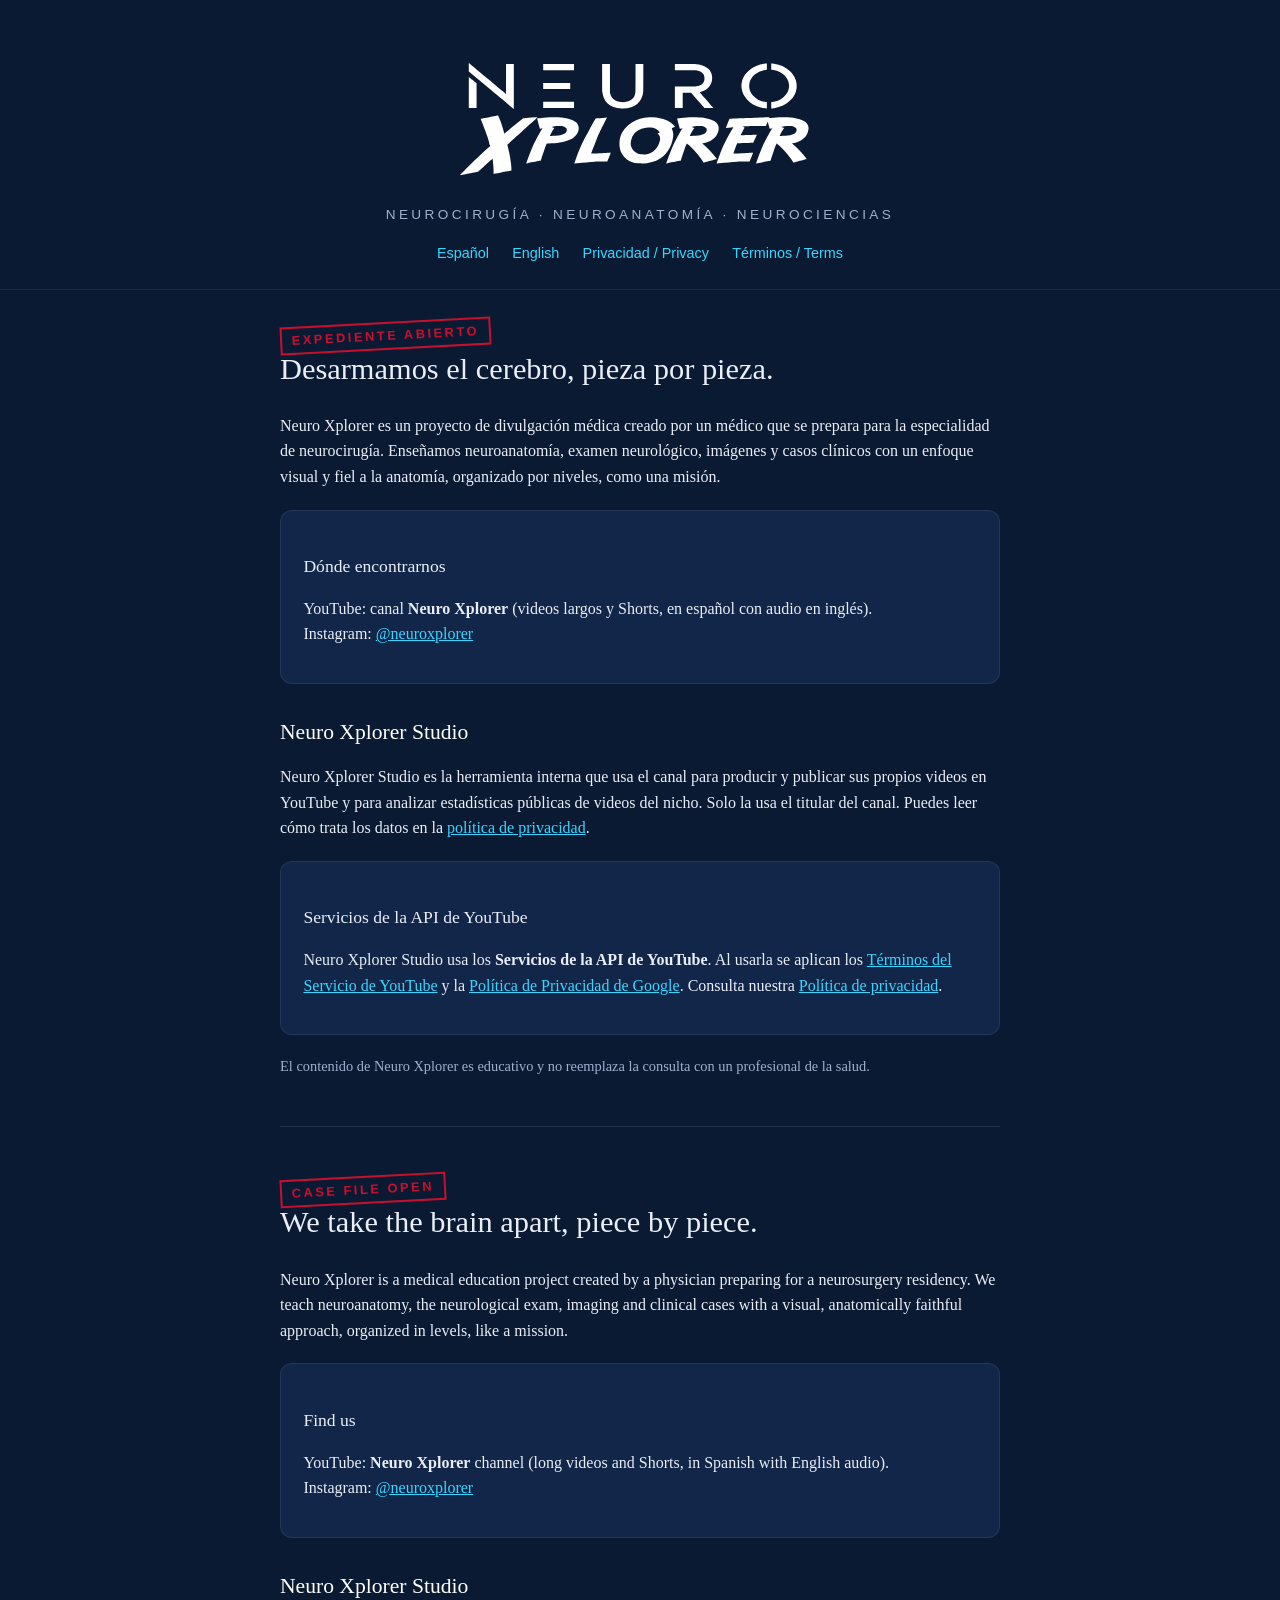
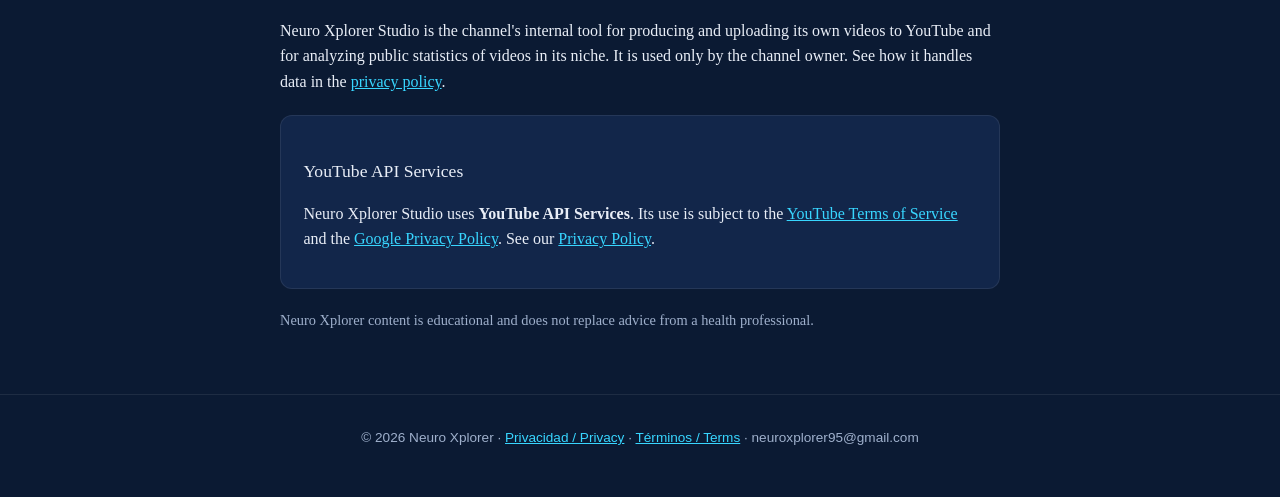
<file: index.html>
<!DOCTYPE html>
<html lang="es">
<head>
  <meta charset="utf-8">
  <meta name="viewport" content="width=device-width, initial-scale=1">
  <title>Neuro Xplorer · Neurocirugía y neurociencias</title>
  <meta name="description" content="Neuro Xplorer: canal de divulgación de neuroanatomía, neurocirugía y neurociencias, en español e inglés.">
  <link rel="stylesheet" href="assets/style.css">
</head>
<body>
  <header>
    <img src="assets/logo-neuro-xplorer-blanco.svg" alt="Neuro Xplorer">
    <div class="tagline">Neurocirugía · Neuroanatomía · Neurociencias</div>
    <nav>
      <a href="#es">Español</a>
      <a href="#en">English</a>
      <a href="privacy.html">Privacidad / Privacy</a>
      <a href="terms.html">Términos / Terms</a>
    </nav>
  </header>

  <main>
    <section id="es">
      <span class="stamp">EXPEDIENTE ABIERTO</span>
      <h1>Desarmamos el cerebro, pieza por pieza.</h1>
      <p>Neuro Xplorer es un proyecto de divulgación médica creado por un médico que se prepara para la especialidad de neurocirugía. Enseñamos neuroanatomía, examen neurológico, imágenes y casos clínicos con un enfoque visual y fiel a la anatomía, organizado por niveles, como una misión.</p>
      <div class="card">
        <h3>Dónde encontrarnos</h3>
        <p>YouTube: canal <strong>Neuro Xplorer</strong> (videos largos y Shorts, en español con audio en inglés).<br>
        Instagram: <a href="https://www.instagram.com/neuroxplorer/">@neuroxplorer</a></p>
      </div>
      <h2>Neuro Xplorer Studio</h2>
      <p>Neuro Xplorer Studio es la herramienta interna que usa el canal para producir y publicar sus propios videos en YouTube y para analizar estadísticas públicas de videos del nicho. Solo la usa el titular del canal. Puedes leer cómo trata los datos en la <a href="privacy.html">política de privacidad</a>.</p>
      <div class="card">
        <h3>Servicios de la API de YouTube</h3>
        <p>Neuro Xplorer Studio usa los <strong>Servicios de la API de YouTube</strong>. Al usarla se aplican los <a href="https://www.youtube.com/t/terms">Términos del Servicio de YouTube</a> y la <a href="https://policies.google.com/privacy">Política de Privacidad de Google</a>. Consulta nuestra <a href="privacy.html">Política de privacidad</a>.</p>
      </div>
      <p class="updated">El contenido de Neuro Xplorer es educativo y no reemplaza la consulta con un profesional de la salud.</p>
    </section>

    <hr>

    <section id="en" lang="en">
      <span class="stamp">CASE FILE OPEN</span>
      <h1>We take the brain apart, piece by piece.</h1>
      <p>Neuro Xplorer is a medical education project created by a physician preparing for a neurosurgery residency. We teach neuroanatomy, the neurological exam, imaging and clinical cases with a visual, anatomically faithful approach, organized in levels, like a mission.</p>
      <div class="card">
        <h3>Find us</h3>
        <p>YouTube: <strong>Neuro Xplorer</strong> channel (long videos and Shorts, in Spanish with English audio).<br>
        Instagram: <a href="https://www.instagram.com/neuroxplorer/">@neuroxplorer</a></p>
      </div>
      <h2>Neuro Xplorer Studio</h2>
      <p>Neuro Xplorer Studio is the channel's internal tool for producing and uploading its own videos to YouTube and for analyzing public statistics of videos in its niche. It is used only by the channel owner. See how it handles data in the <a href="privacy.html#en">privacy policy</a>.</p>
      <div class="card">
        <h3>YouTube API Services</h3>
        <p>Neuro Xplorer Studio uses <strong>YouTube API Services</strong>. Its use is subject to the <a href="https://www.youtube.com/t/terms">YouTube Terms of Service</a> and the <a href="https://policies.google.com/privacy">Google Privacy Policy</a>. See our <a href="privacy.html#en">Privacy Policy</a>.</p>
      </div>
      <p class="updated">Neuro Xplorer content is educational and does not replace advice from a health professional.</p>
    </section>
  </main>

  <footer>
    © 2026 Neuro Xplorer · <a href="privacy.html">Privacidad / Privacy</a> · <a href="terms.html">Términos / Terms</a> · neuroxplorer95@gmail.com
  </footer>
</body>
</html>
</file>
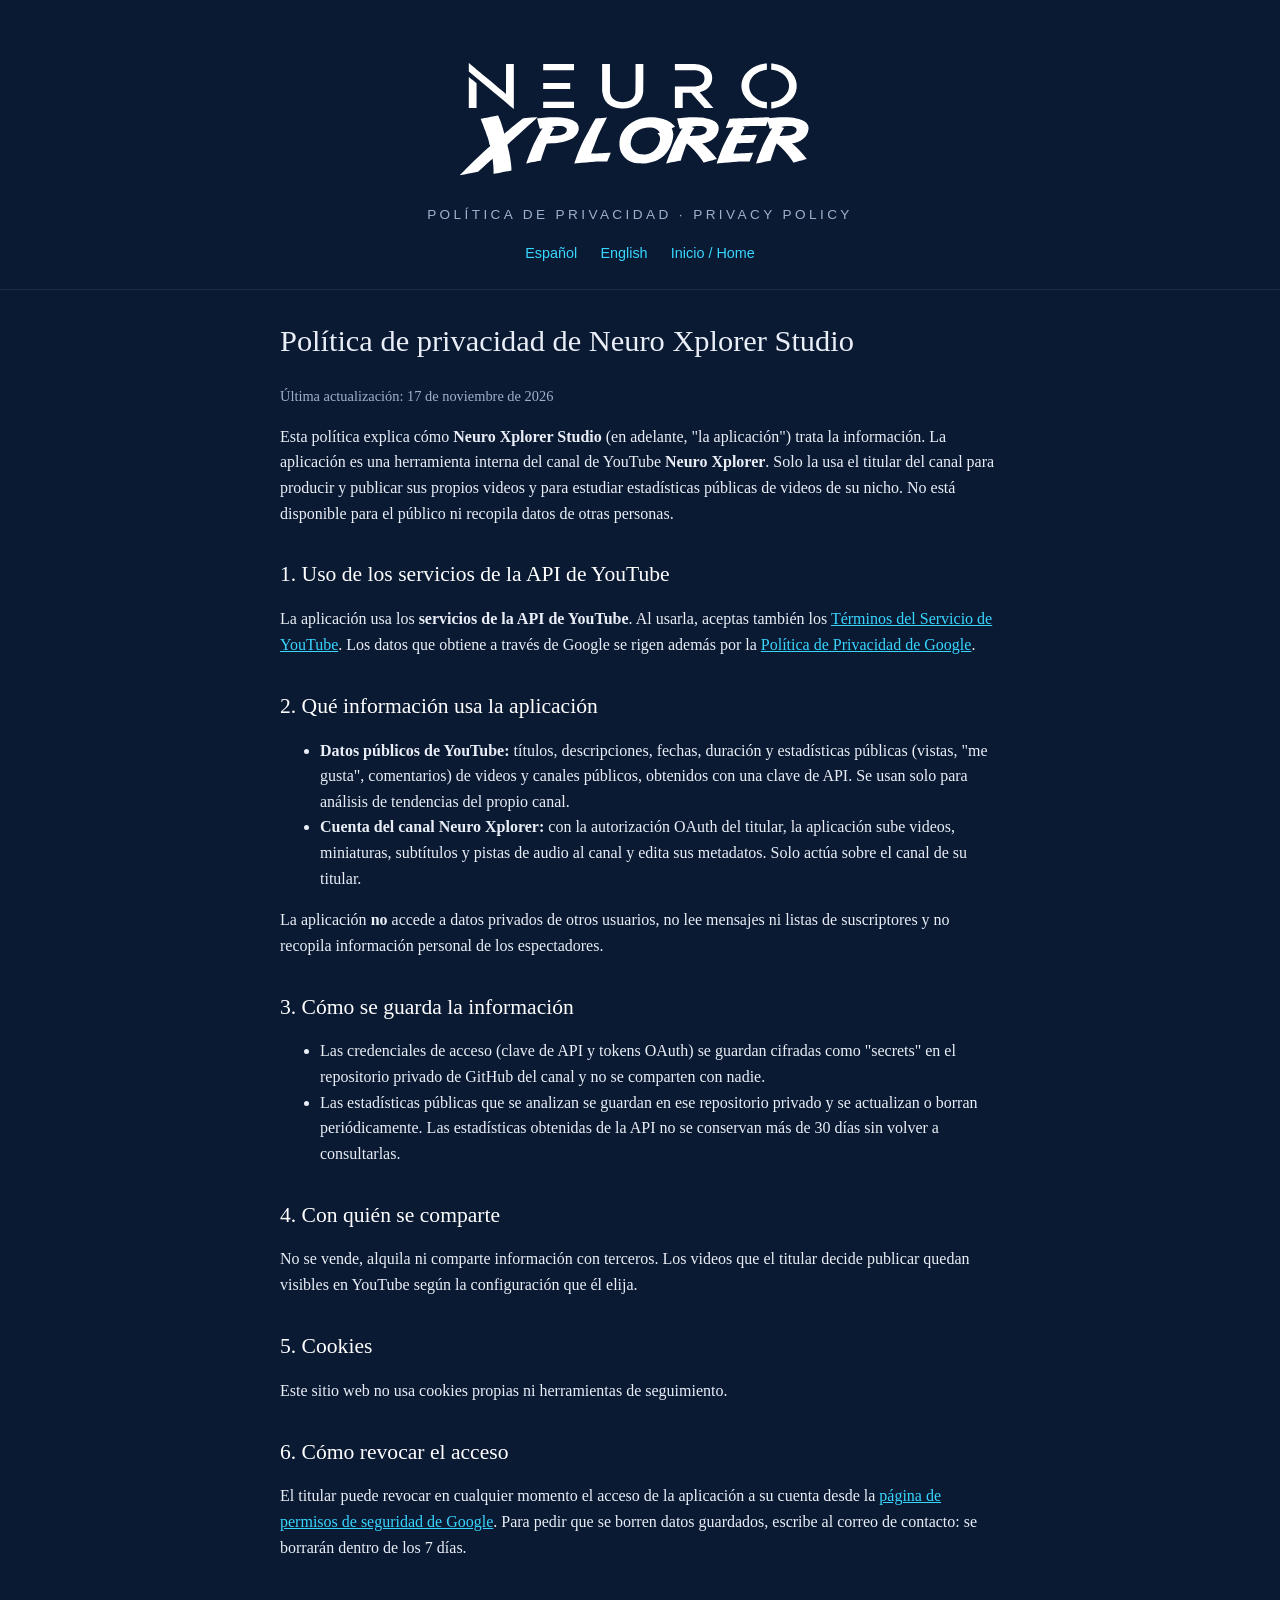
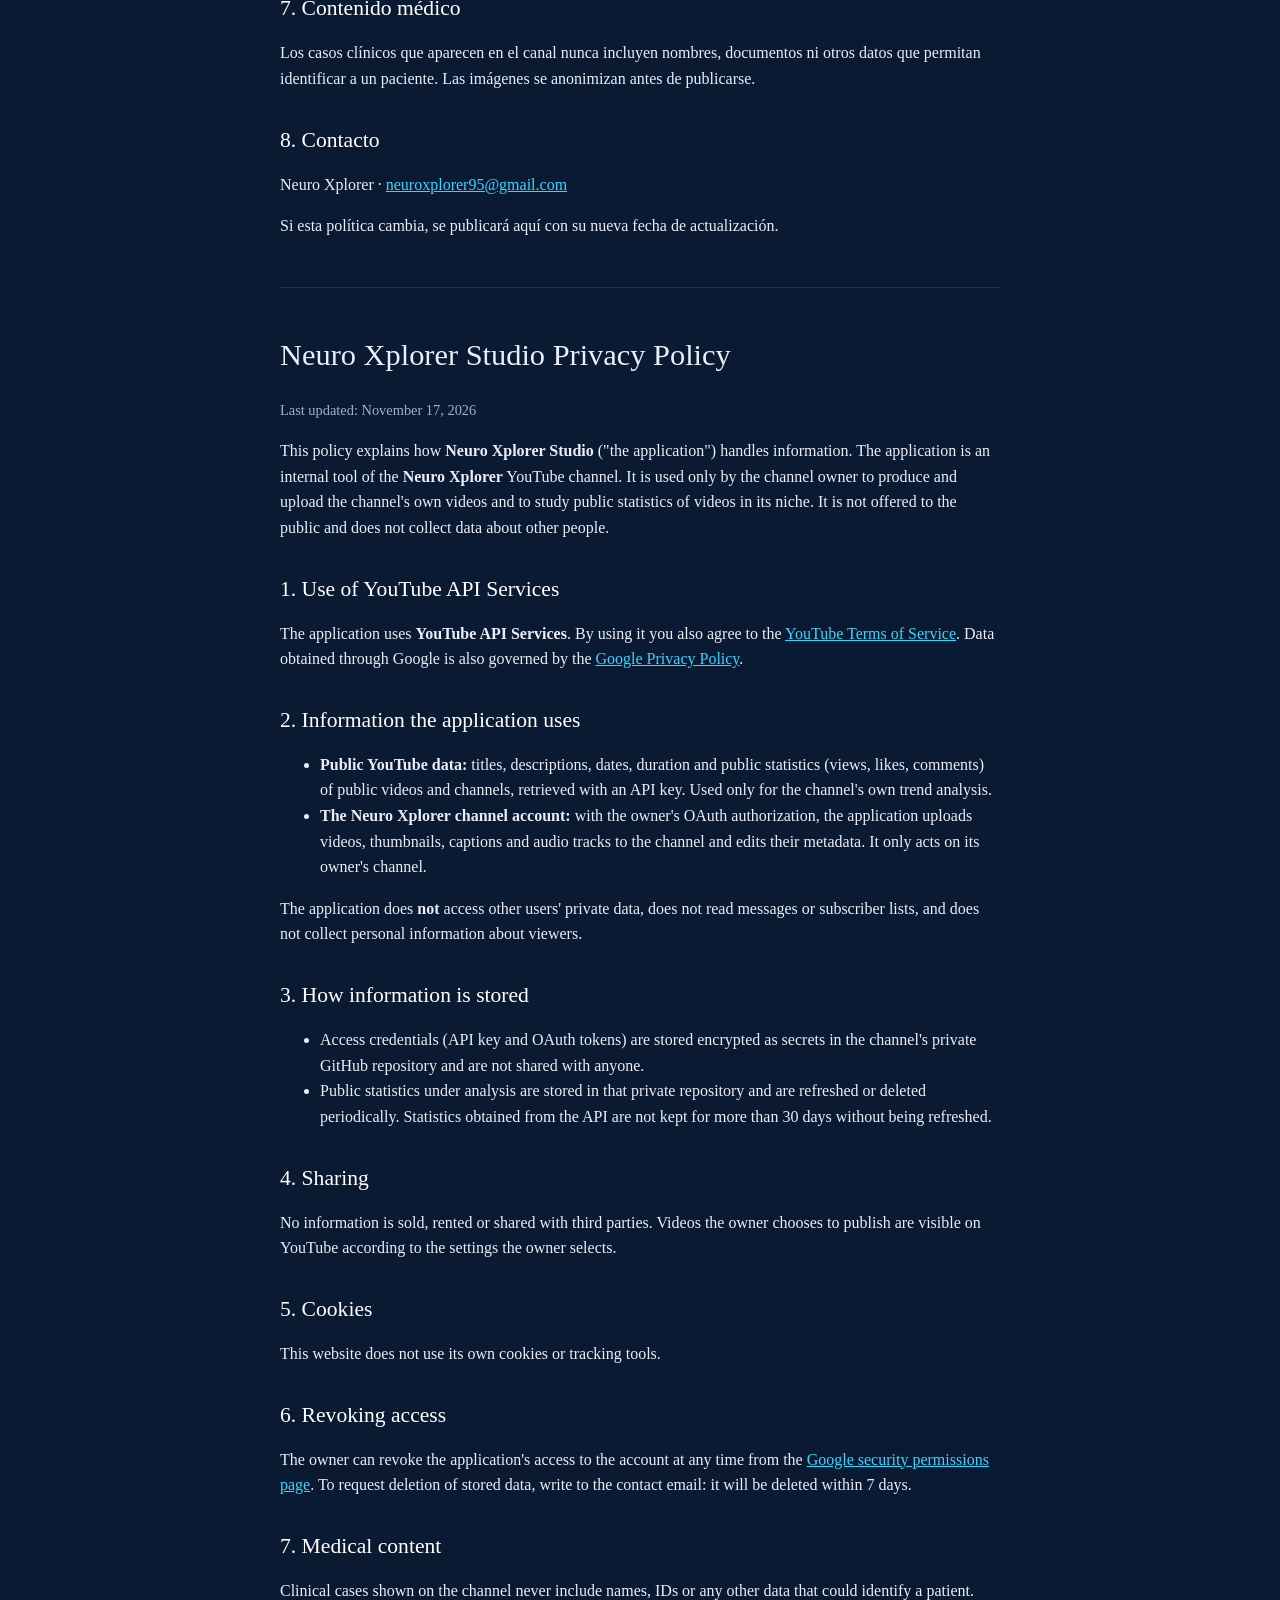
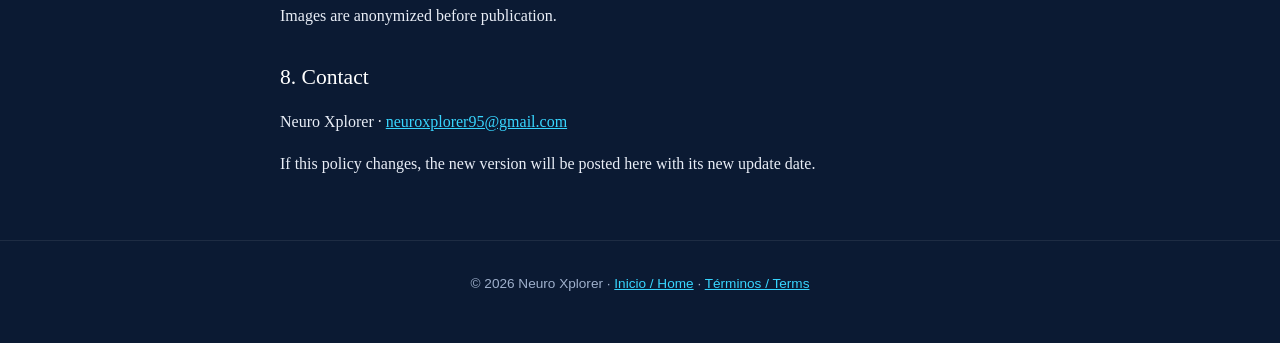
<file: privacy.html>
<!DOCTYPE html>
<html lang="es">
<head>
  <meta charset="utf-8">
  <meta name="viewport" content="width=device-width, initial-scale=1">
  <title>Política de privacidad · Privacy Policy · Neuro Xplorer</title>
  <link rel="stylesheet" href="assets/style.css">
</head>
<body>
  <header>
    <a href="index.html"><img src="assets/logo-neuro-xplorer-blanco.svg" alt="Neuro Xplorer"></a>
    <div class="tagline">Política de privacidad · Privacy Policy</div>
    <nav>
      <a href="#es">Español</a>
      <a href="#en">English</a>
      <a href="index.html">Inicio / Home</a>
    </nav>
  </header>

  <main>
    <section id="es">
      <h1>Política de privacidad de Neuro Xplorer Studio</h1>
      <p class="updated">Última actualización: 17 de noviembre de 2026</p>

      <p>Esta política explica cómo <strong>Neuro Xplorer Studio</strong> (en adelante, "la aplicación") trata la información. La aplicación es una herramienta interna del canal de YouTube <strong>Neuro Xplorer</strong>. Solo la usa el titular del canal para producir y publicar sus propios videos y para estudiar estadísticas públicas de videos de su nicho. No está disponible para el público ni recopila datos de otras personas.</p>

      <h2>1. Uso de los servicios de la API de YouTube</h2>
      <p>La aplicación usa los <strong>servicios de la API de YouTube</strong>. Al usarla, aceptas también los <a href="https://www.youtube.com/t/terms">Términos del Servicio de YouTube</a>. Los datos que obtiene a través de Google se rigen además por la <a href="https://policies.google.com/privacy">Política de Privacidad de Google</a>.</p>

      <h2>2. Qué información usa la aplicación</h2>
      <ul>
        <li><strong>Datos públicos de YouTube:</strong> títulos, descripciones, fechas, duración y estadísticas públicas (vistas, "me gusta", comentarios) de videos y canales públicos, obtenidos con una clave de API. Se usan solo para análisis de tendencias del propio canal.</li>
        <li><strong>Cuenta del canal Neuro Xplorer:</strong> con la autorización OAuth del titular, la aplicación sube videos, miniaturas, subtítulos y pistas de audio al canal y edita sus metadatos. Solo actúa sobre el canal de su titular.</li>
      </ul>
      <p>La aplicación <strong>no</strong> accede a datos privados de otros usuarios, no lee mensajes ni listas de suscriptores y no recopila información personal de los espectadores.</p>

      <h2>3. Cómo se guarda la información</h2>
      <ul>
        <li>Las credenciales de acceso (clave de API y tokens OAuth) se guardan cifradas como "secrets" en el repositorio privado de GitHub del canal y no se comparten con nadie.</li>
        <li>Las estadísticas públicas que se analizan se guardan en ese repositorio privado y se actualizan o borran periódicamente. Las estadísticas obtenidas de la API no se conservan más de 30 días sin volver a consultarlas.</li>
      </ul>

      <h2>4. Con quién se comparte</h2>
      <p>No se vende, alquila ni comparte información con terceros. Los videos que el titular decide publicar quedan visibles en YouTube según la configuración que él elija.</p>

      <h2>5. Cookies</h2>
      <p>Este sitio web no usa cookies propias ni herramientas de seguimiento.</p>

      <h2>6. Cómo revocar el acceso</h2>
      <p>El titular puede revocar en cualquier momento el acceso de la aplicación a su cuenta desde la <a href="https://security.google.com/settings/security/permissions">página de permisos de seguridad de Google</a>. Para pedir que se borren datos guardados, escribe al correo de contacto: se borrarán dentro de los 7 días.</p>

      <h2>7. Contenido médico</h2>
      <p>Los casos clínicos que aparecen en el canal nunca incluyen nombres, documentos ni otros datos que permitan identificar a un paciente. Las imágenes se anonimizan antes de publicarse.</p>

      <h2>8. Contacto</h2>
      <p>Neuro Xplorer · <a href="mailto:neuroxplorer95@gmail.com">neuroxplorer95@gmail.com</a></p>
      <p>Si esta política cambia, se publicará aquí con su nueva fecha de actualización.</p>
    </section>

    <hr>

    <section id="en" lang="en">
      <h1>Neuro Xplorer Studio Privacy Policy</h1>
      <p class="updated">Last updated: November 17, 2026</p>

      <p>This policy explains how <strong>Neuro Xplorer Studio</strong> ("the application") handles information. The application is an internal tool of the <strong>Neuro Xplorer</strong> YouTube channel. It is used only by the channel owner to produce and upload the channel's own videos and to study public statistics of videos in its niche. It is not offered to the public and does not collect data about other people.</p>

      <h2>1. Use of YouTube API Services</h2>
      <p>The application uses <strong>YouTube API Services</strong>. By using it you also agree to the <a href="https://www.youtube.com/t/terms">YouTube Terms of Service</a>. Data obtained through Google is also governed by the <a href="https://policies.google.com/privacy">Google Privacy Policy</a>.</p>

      <h2>2. Information the application uses</h2>
      <ul>
        <li><strong>Public YouTube data:</strong> titles, descriptions, dates, duration and public statistics (views, likes, comments) of public videos and channels, retrieved with an API key. Used only for the channel's own trend analysis.</li>
        <li><strong>The Neuro Xplorer channel account:</strong> with the owner's OAuth authorization, the application uploads videos, thumbnails, captions and audio tracks to the channel and edits their metadata. It only acts on its owner's channel.</li>
      </ul>
      <p>The application does <strong>not</strong> access other users' private data, does not read messages or subscriber lists, and does not collect personal information about viewers.</p>

      <h2>3. How information is stored</h2>
      <ul>
        <li>Access credentials (API key and OAuth tokens) are stored encrypted as secrets in the channel's private GitHub repository and are not shared with anyone.</li>
        <li>Public statistics under analysis are stored in that private repository and are refreshed or deleted periodically. Statistics obtained from the API are not kept for more than 30 days without being refreshed.</li>
      </ul>

      <h2>4. Sharing</h2>
      <p>No information is sold, rented or shared with third parties. Videos the owner chooses to publish are visible on YouTube according to the settings the owner selects.</p>

      <h2>5. Cookies</h2>
      <p>This website does not use its own cookies or tracking tools.</p>

      <h2>6. Revoking access</h2>
      <p>The owner can revoke the application's access to the account at any time from the <a href="https://security.google.com/settings/security/permissions">Google security permissions page</a>. To request deletion of stored data, write to the contact email: it will be deleted within 7 days.</p>

      <h2>7. Medical content</h2>
      <p>Clinical cases shown on the channel never include names, IDs or any other data that could identify a patient. Images are anonymized before publication.</p>

      <h2>8. Contact</h2>
      <p>Neuro Xplorer · <a href="mailto:neuroxplorer95@gmail.com">neuroxplorer95@gmail.com</a></p>
      <p>If this policy changes, the new version will be posted here with its new update date.</p>
    </section>
  </main>

  <footer>
    © 2026 Neuro Xplorer · <a href="index.html">Inicio / Home</a> · <a href="terms.html">Términos / Terms</a>
  </footer>
</body>
</html>
</file>
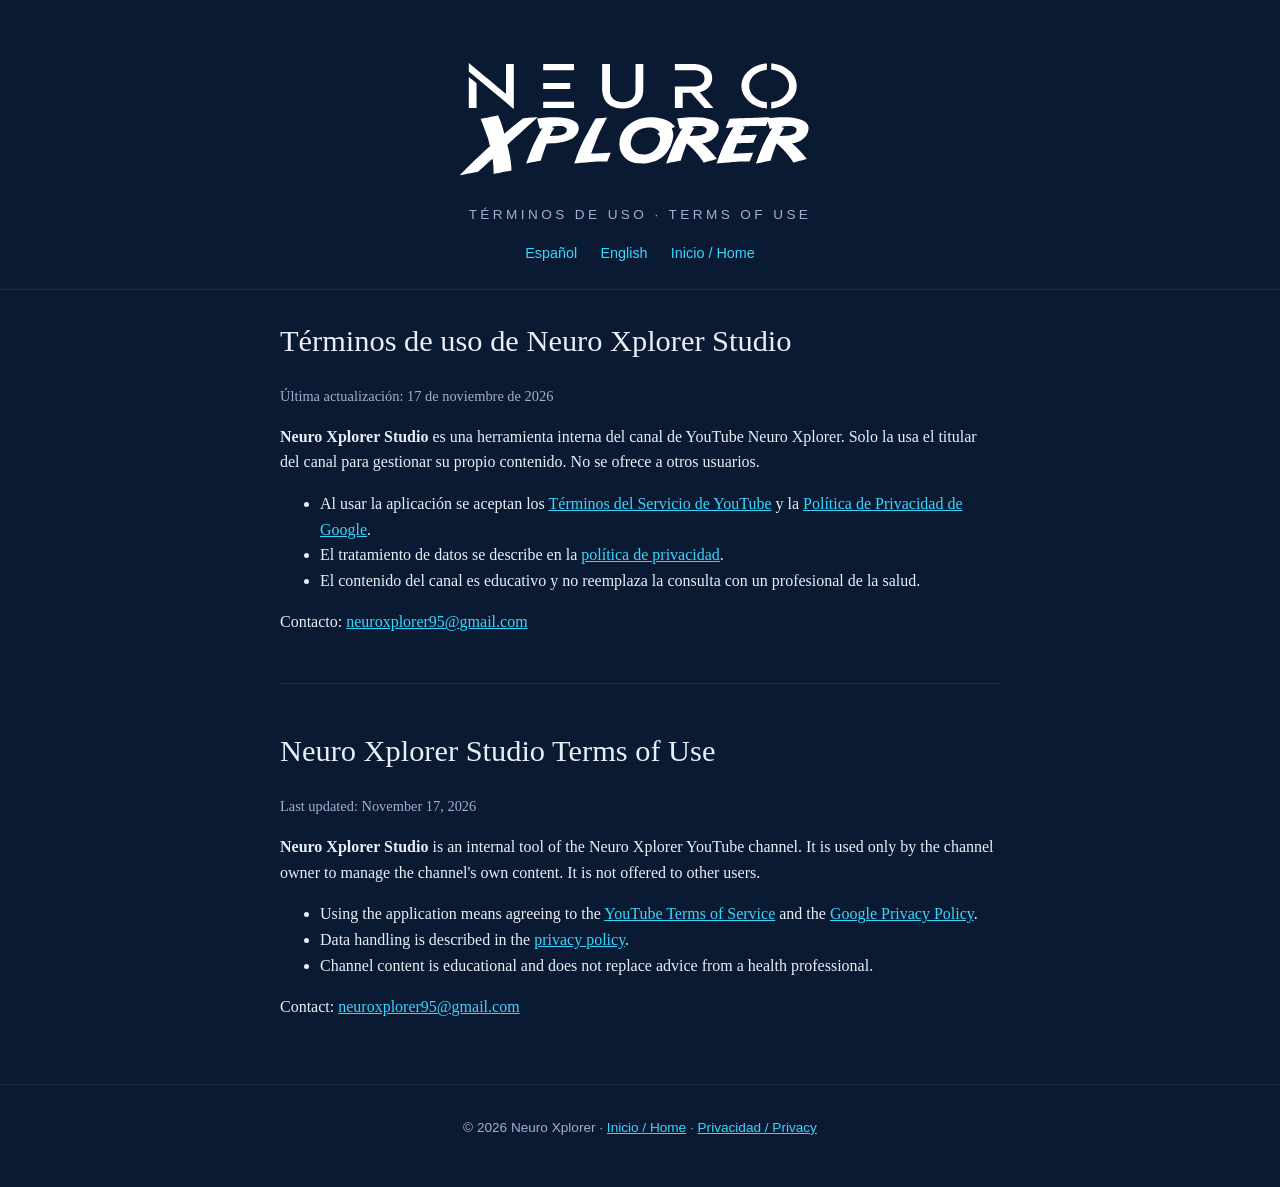
<file: terms.html>
<!DOCTYPE html>
<html lang="es">
<head>
  <meta charset="utf-8">
  <meta name="viewport" content="width=device-width, initial-scale=1">
  <title>Términos de uso · Terms of Use · Neuro Xplorer</title>
  <link rel="stylesheet" href="assets/style.css">
</head>
<body>
  <header>
    <a href="index.html"><img src="assets/logo-neuro-xplorer-blanco.svg" alt="Neuro Xplorer"></a>
    <div class="tagline">Términos de uso · Terms of Use</div>
    <nav>
      <a href="#es">Español</a>
      <a href="#en">English</a>
      <a href="index.html">Inicio / Home</a>
    </nav>
  </header>

  <main>
    <section id="es">
      <h1>Términos de uso de Neuro Xplorer Studio</h1>
      <p class="updated">Última actualización: 17 de noviembre de 2026</p>
      <p><strong>Neuro Xplorer Studio</strong> es una herramienta interna del canal de YouTube Neuro Xplorer. Solo la usa el titular del canal para gestionar su propio contenido. No se ofrece a otros usuarios.</p>
      <ul>
        <li>Al usar la aplicación se aceptan los <a href="https://www.youtube.com/t/terms">Términos del Servicio de YouTube</a> y la <a href="https://policies.google.com/privacy">Política de Privacidad de Google</a>.</li>
        <li>El tratamiento de datos se describe en la <a href="privacy.html">política de privacidad</a>.</li>
        <li>El contenido del canal es educativo y no reemplaza la consulta con un profesional de la salud.</li>
      </ul>
      <p>Contacto: <a href="mailto:neuroxplorer95@gmail.com">neuroxplorer95@gmail.com</a></p>
    </section>

    <hr>

    <section id="en" lang="en">
      <h1>Neuro Xplorer Studio Terms of Use</h1>
      <p class="updated">Last updated: November 17, 2026</p>
      <p><strong>Neuro Xplorer Studio</strong> is an internal tool of the Neuro Xplorer YouTube channel. It is used only by the channel owner to manage the channel's own content. It is not offered to other users.</p>
      <ul>
        <li>Using the application means agreeing to the <a href="https://www.youtube.com/t/terms">YouTube Terms of Service</a> and the <a href="https://policies.google.com/privacy">Google Privacy Policy</a>.</li>
        <li>Data handling is described in the <a href="privacy.html#en">privacy policy</a>.</li>
        <li>Channel content is educational and does not replace advice from a health professional.</li>
      </ul>
      <p>Contact: <a href="mailto:neuroxplorer95@gmail.com">neuroxplorer95@gmail.com</a></p>
    </section>
  </main>

  <footer>
    © 2026 Neuro Xplorer · <a href="index.html">Inicio / Home</a> · <a href="privacy.html">Privacidad / Privacy</a>
  </footer>
</body>
</html>
</file>
<file: assets/style.css>
:root {
  --navy: #0b1a33;
  --navy-2: #12264a;
  --ink: #e9eef7;
  --muted: #9fb0cc;
  --accent: #38d6ff;
  --red: #c8102e;
}
* { box-sizing: border-box; }
html, body { margin: 0; }
body {
  background: var(--navy);
  color: var(--ink);
  font-family: "Century Schoolbook", "Century Schoolbook L", Georgia, "Times New Roman", serif;
  line-height: 1.6;
}
a { color: var(--accent); }
header {
  padding: 2.5rem 1.25rem 1.5rem;
  text-align: center;
  border-bottom: 1px solid rgba(255,255,255,.08);
}
header img { width: min(360px, 80vw); height: auto; }
.tagline {
  font-family: Bahnschrift, "Segoe UI", "DIN Alternate", Arial, sans-serif;
  font-weight: 300;
  letter-spacing: .25em;
  text-transform: uppercase;
  color: var(--muted);
  font-size: .85rem;
  margin-top: .75rem;
}
nav { margin-top: 1rem; font-family: Bahnschrift, "Segoe UI", Arial, sans-serif; font-size: .9rem; }
nav a { margin: 0 .6rem; text-decoration: none; }
main { max-width: 760px; margin: 0 auto; padding: 2rem 1.25rem 3rem; }
h1, h2, h3 { font-weight: normal; line-height: 1.25; }
h1 { font-size: 1.9rem; margin-top: 0; }
h2 { font-size: 1.35rem; margin-top: 2.2rem; color: #fff; }
h3 { font-size: 1.1rem; margin-top: 1.6rem; }
.lang-switch {
  display: inline-block;
  font-family: Bahnschrift, "Segoe UI", Arial, sans-serif;
  font-size: .8rem;
  letter-spacing: .1em;
  border: 1px solid var(--accent);
  border-radius: 999px;
  padding: .2rem .8rem;
  text-decoration: none;
}
.stamp {
  display: inline-block;
  color: var(--red);
  border: 2px solid var(--red);
  padding: .1rem .6rem;
  transform: rotate(-3deg);
  font-family: Bahnschrift, "Segoe UI", Arial, sans-serif;
  font-weight: 700;
  letter-spacing: .2em;
  font-size: .8rem;
}
.card {
  background: var(--navy-2);
  border: 1px solid rgba(255,255,255,.08);
  border-radius: 12px;
  padding: 1.25rem 1.4rem;
  margin: 1.25rem 0;
}
.updated { color: var(--muted); font-size: .9rem; }
hr { border: 0; border-top: 1px solid rgba(255,255,255,.1); margin: 3rem 0; }
footer {
  text-align: center;
  color: var(--muted);
  font-size: .85rem;
  padding: 2rem 1rem 3rem;
  border-top: 1px solid rgba(255,255,255,.08);
  font-family: Bahnschrift, "Segoe UI", Arial, sans-serif;
}
</file>
